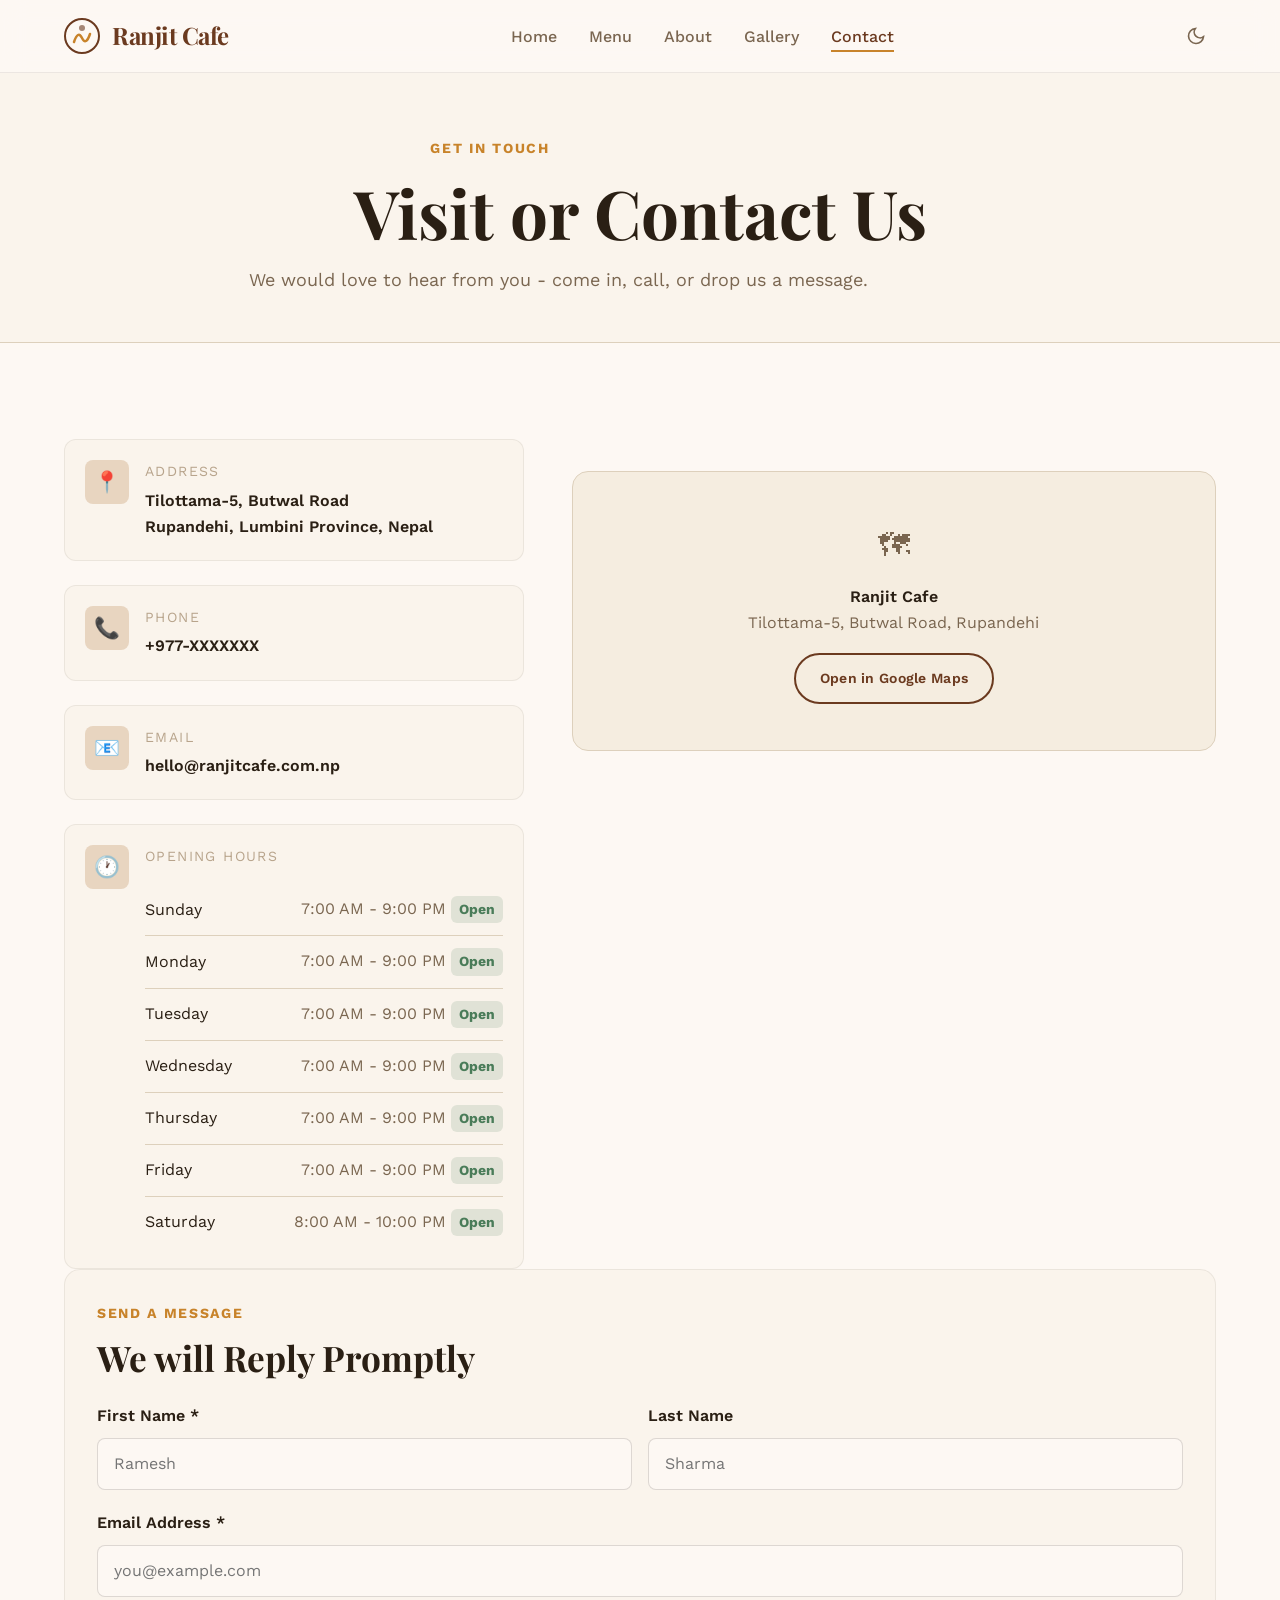
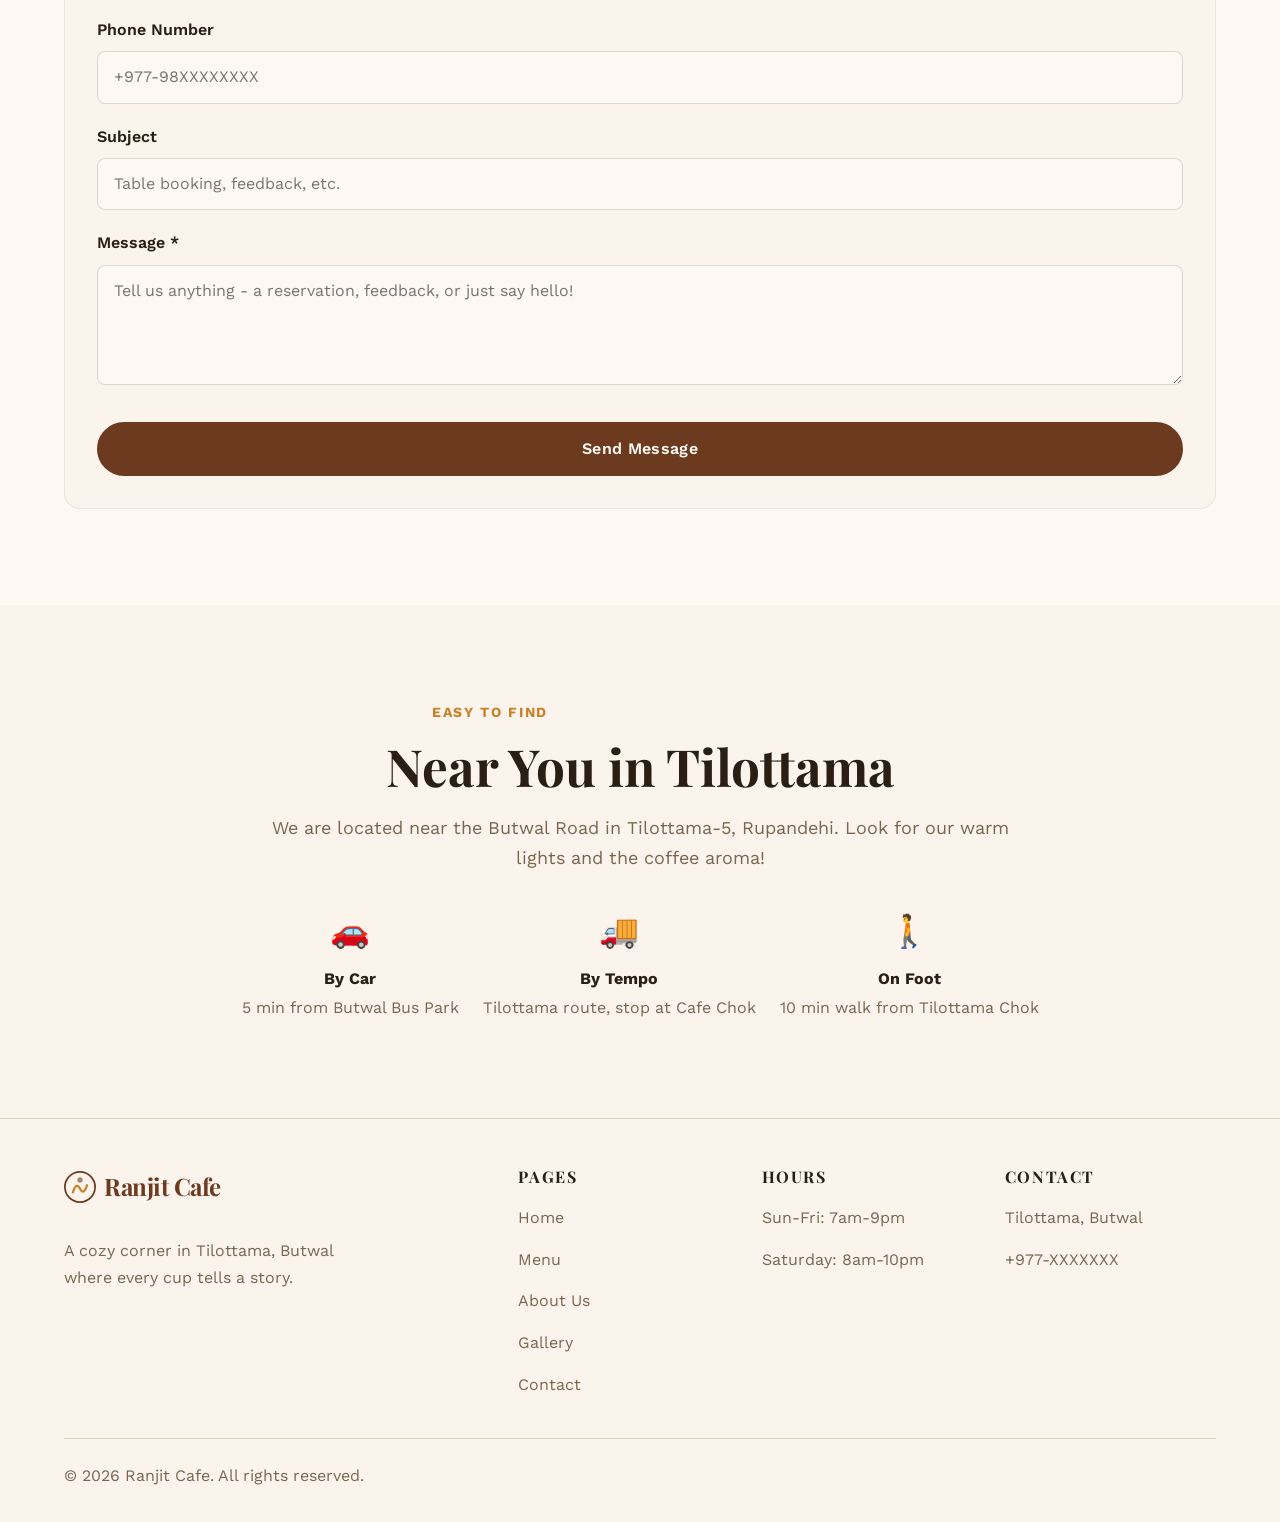
<file: contact.html>
<!DOCTYPE html>
<html lang="en" data-theme="light">
<head>
  <meta charset="UTF-8">
  <meta name="viewport" content="width=device-width, initial-scale=1.0">
  <title>Contact | Ranjit Cafe</title>
  <link rel="preconnect" href="https://fonts.googleapis.com">
  <link rel="preconnect" href="https://fonts.gstatic.com" crossorigin>
  <link href="https://fonts.googleapis.com/css2?family=Playfair+Display:ital,wght@0,400;0,600;0,700;1,400&family=Work+Sans:wght@300..700&display=swap" rel="stylesheet">
  <link rel="stylesheet" href="css/style.css">
</head>
<body>
<nav class="navbar" id="navbar">
  <div class="container--wide">
    <div class="navbar__inner">
      <a href="index.html" class="navbar__logo"><svg width="36" height="36" viewBox="0 0 36 36" fill="none"><circle cx="18" cy="18" r="17" stroke="var(--color-primary)" stroke-width="2"/><path d="M10 24 Q14 12 18 20 Q22 28 26 16" stroke="var(--color-accent)" stroke-width="2.5" fill="none" stroke-linecap="round"/><circle cx="18" cy="10" r="3" fill="var(--color-primary)" opacity="0.6"/></svg><span class="navbar__logo-text">Ranjit Cafe</span></a>
      <ul class="navbar__links" role="list"><li><a href="index.html">Home</a></li><li><a href="menu.html">Menu</a></li><li><a href="about.html">About</a></li><li><a href="gallery.html">Gallery</a></li><li><a href="contact.html" class="active">Contact</a></li></ul>
      <div class="navbar__actions"><button class="theme-toggle" data-theme-toggle aria-label="Switch theme"><svg width="20" height="20" viewBox="0 0 24 24" fill="none" stroke="currentColor" stroke-width="2"><path d="M21 12.79A9 9 0 1 1 11.21 3 7 7 0 0 0 21 12.79z"/></svg></button><button class="hamburger" id="hamburger" aria-label="Open menu" aria-expanded="false"><span></span><span></span><span></span></button></div>
    </div>
  </div>
  <div class="mobile-menu" id="mobileMenu"><ul role="list"><li><a href="index.html">Home</a></li><li><a href="menu.html">Menu</a></li><li><a href="about.html">About</a></li><li><a href="gallery.html">Gallery</a></li><li><a href="contact.html">Contact</a></li></ul></div>
</nav>

<section class="page-hero">
  <div class="container">
    <p class="section__eyebrow">Get In Touch</p>
    <h1 class="page-hero__title">Visit or Contact Us</h1>
    <p class="page-hero__sub">We would love to hear from you - come in, call, or drop us a message.</p>
  </div>
</section>

<section class="section">
  <div class="container--wide">
    <div class="contact-grid">
      <div class="contact-info">
        <div class="contact-card"><div class="contact-card__icon">&#128205;</div><div><div class="contact-card__label">Address</div><div class="contact-card__value">Tilottama-5, Butwal Road<br>Rupandehi, Lumbini Province, Nepal</div></div></div>
        <div class="contact-card"><div class="contact-card__icon">&#128222;</div><div><div class="contact-card__label">Phone</div><div class="contact-card__value"><a href="tel:+977-XXXXXXX">+977-XXXXXXX</a></div></div></div>
        <div class="contact-card"><div class="contact-card__icon">&#128231;</div><div><div class="contact-card__label">Email</div><div class="contact-card__value"><a href="mailto:hello@ranjitcafe.com.np">hello@ranjitcafe.com.np</a></div></div></div>
        <div class="contact-card"><div class="contact-card__icon">&#128336;</div><div style="flex:1"><div class="contact-card__label">Opening Hours</div><table class="hours-table"><tr><td>Sunday</td><td>7:00 AM - 9:00 PM <span class="open-badge">Open</span></td></tr><tr><td>Monday</td><td>7:00 AM - 9:00 PM <span class="open-badge">Open</span></td></tr><tr><td>Tuesday</td><td>7:00 AM - 9:00 PM <span class="open-badge">Open</span></td></tr><tr><td>Wednesday</td><td>7:00 AM - 9:00 PM <span class="open-badge">Open</span></td></tr><tr><td>Thursday</td><td>7:00 AM - 9:00 PM <span class="open-badge">Open</span></td></tr><tr><td>Friday</td><td>7:00 AM - 9:00 PM <span class="open-badge">Open</span></td></tr><tr><td>Saturday</td><td>8:00 AM - 10:00 PM <span class="open-badge">Open</span></td></tr></table></div></div></div>
        <div class="map-placeholder"><div style="text-align:center;"><div style="font-size:2rem;margin-bottom:var(--space-3)">&#128506;</div><p style="font-weight:600;color:var(--color-text)">Ranjit Cafe</p><p>Tilottama-5, Butwal Road, Rupandehi</p><a href="https://maps.google.com/?q=Tilottama,Rupandehi,Nepal" target="_blank" rel="noopener" class="btn btn--outline" style="margin-top:var(--space-4);font-size:var(--text-xs)">Open in Google Maps</a></div></div>
      </div>
      <div class="contact-form">
        <p class="section__eyebrow">Send a Message</p>
        <h3>We will Reply Promptly</h3>
        <form id="contactForm" novalidate>
          <div class="form-row">
            <div class="form-group"><label for="firstName">First Name *</label><input type="text" id="firstName" name="firstName" placeholder="Ramesh" required></div>
            <div class="form-group"><label for="lastName">Last Name</label><input type="text" id="lastName" name="lastName" placeholder="Sharma"></div>
          </div>
          <div class="form-group"><label for="email">Email Address *</label><input type="email" id="email" name="email" placeholder="you@example.com" required></div>
          <div class="form-group"><label for="phone">Phone Number</label><input type="tel" id="phone" name="phone" placeholder="+977-98XXXXXXXX"></div>
          <div class="form-group"><label for="subject">Subject</label><input type="text" id="subject" name="subject" placeholder="Table booking, feedback, etc."></div>
          <div class="form-group"><label for="message">Message *</label><textarea id="message" name="message" placeholder="Tell us anything - a reservation, feedback, or just say hello!" required></textarea></div>
          <button type="submit" class="btn btn--primary" style="width:100%;justify-content:center;margin-top:var(--space-2)">Send Message</button>
          <div id="formSuccess" style="display:none;margin-top:var(--space-4);padding:var(--space-4);background:oklch(from var(--color-green) l c h / 0.12);color:var(--color-green);border-radius:var(--radius-md);font-size:var(--text-sm);font-weight:600;text-align:center;">Thank you! We will get back to you soon.</div>
        </form>
      </div>
    </div>
  </div>
</section>

<section class="section section--alt">
  <div class="container" style="text-align:center;">
    <p class="section__eyebrow">Easy to Find</p>
    <h2 class="section__title">Near You in Tilottama</h2>
    <p class="section__subtitle" style="margin:0 auto var(--space-8)">We are located near the Butwal Road in Tilottama-5, Rupandehi. Look for our warm lights and the coffee aroma!</p>
    <div style="display:flex;gap:var(--space-6);justify-content:center;flex-wrap:wrap;">
      <div style="text-align:center;"><div style="font-size:2rem;margin-bottom:var(--space-2)">&#128663;</div><strong style="display:block;font-size:var(--text-sm)">By Car</strong><span style="font-size:var(--text-sm);color:var(--color-text-muted)">5 min from Butwal Bus Park</span></div>
      <div style="text-align:center;"><div style="font-size:2rem;margin-bottom:var(--space-2)">&#128666;</div><strong style="display:block;font-size:var(--text-sm)">By Tempo</strong><span style="font-size:var(--text-sm);color:var(--color-text-muted)">Tilottama route, stop at Cafe Chok</span></div>
      <div style="text-align:center;"><div style="font-size:2rem;margin-bottom:var(--space-2)">&#128694;</div><strong style="display:block;font-size:var(--text-sm)">On Foot</strong><span style="font-size:var(--text-sm);color:var(--color-text-muted)">10 min walk from Tilottama Chok</span></div>
    </div>
  </div>
</section>

<footer class="footer">
  <div class="container--wide">
    <div class="footer__grid">
      <div class="footer__brand"><a href="index.html" style="display:inline-flex;gap:var(--space-2);align-items:center;margin-bottom:var(--space-4);"><svg width="32" height="32" viewBox="0 0 36 36" fill="none"><circle cx="18" cy="18" r="17" stroke="var(--color-primary)" stroke-width="2"/><path d="M10 24 Q14 12 18 20 Q22 28 26 16" stroke="var(--color-accent)" stroke-width="2.5" fill="none" stroke-linecap="round"/><circle cx="18" cy="10" r="3" fill="var(--color-primary)" opacity="0.6"/></svg><span class="navbar__logo-text">Ranjit Cafe</span></a><p>A cozy corner in Tilottama, Butwal where every cup tells a story.</p></div>
      <div class="footer__col"><h4>Pages</h4><ul role="list"><li><a href="index.html">Home</a></li><li><a href="menu.html">Menu</a></li><li><a href="about.html">About Us</a></li><li><a href="gallery.html">Gallery</a></li><li><a href="contact.html">Contact</a></li></ul></div>
      <div class="footer__col"><h4>Hours</h4><ul role="list"><li><a>Sun-Fri: 7am-9pm</a></li><li><a>Saturday: 8am-10pm</a></li></ul></div>
      <div class="footer__col"><h4>Contact</h4><ul role="list"><li><a href="contact.html">Tilottama, Butwal</a></li><li><a href="tel:+977-XXXXXXX">+977-XXXXXXX</a></li></ul></div>
    </div>
    <div class="footer__bottom"><p class="footer__copy">&copy; 2026 Ranjit Cafe. All rights reserved.</p></div>
  </div>
</footer>
<script src="js/main.js"></script>
<script src="js/contact.js"></script>
</body>
</html>
</file>
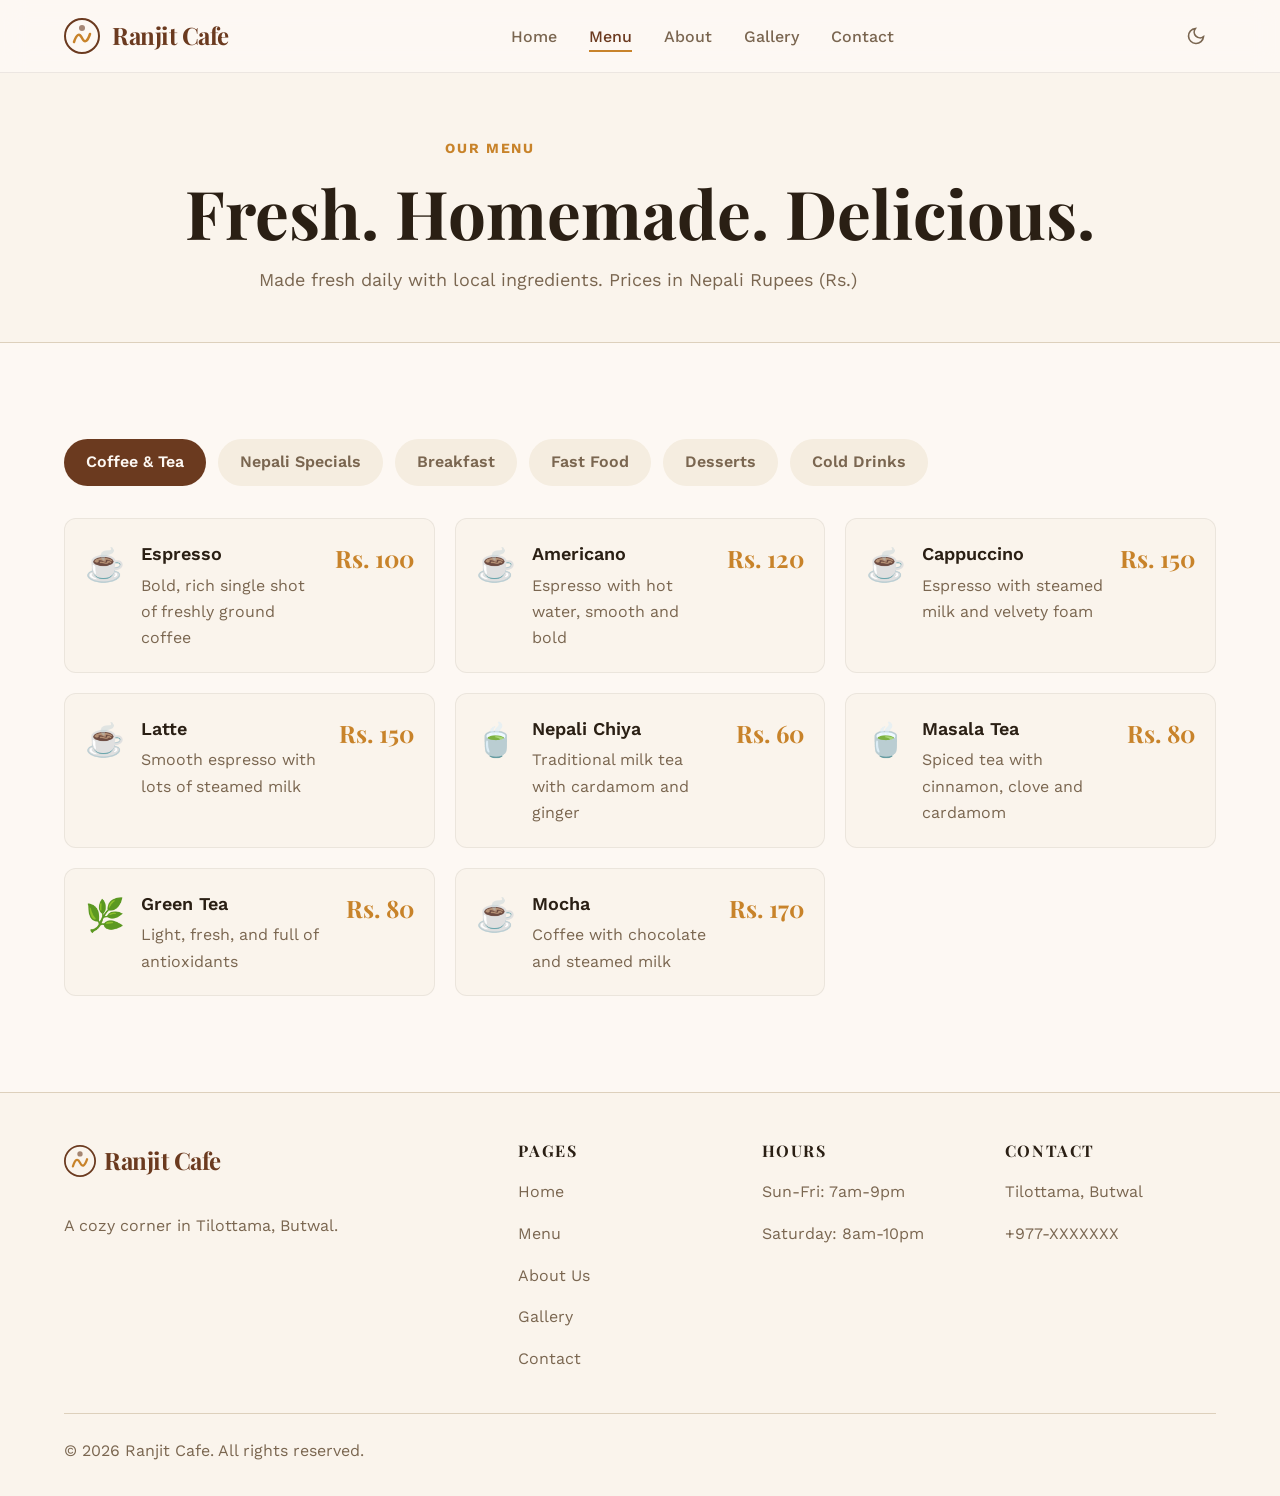
<file: menu.html>
<!DOCTYPE html>
<html lang="en" data-theme="light">
<head>
  <meta charset="UTF-8">
  <meta name="viewport" content="width=device-width, initial-scale=1.0">
  <title>Menu | Ranjit Cafe</title>
  <link rel="preconnect" href="https://fonts.googleapis.com">
  <link rel="preconnect" href="https://fonts.gstatic.com" crossorigin>
  <link href="https://fonts.googleapis.com/css2?family=Playfair+Display:ital,wght@0,400;0,600;0,700;1,400&family=Work+Sans:wght@300..700&display=swap" rel="stylesheet">
  <link rel="stylesheet" href="css/style.css">
</head>
<body>
<nav class="navbar" id="navbar">
  <div class="container--wide">
    <div class="navbar__inner">
      <a href="index.html" class="navbar__logo"><svg width="36" height="36" viewBox="0 0 36 36" fill="none"><circle cx="18" cy="18" r="17" stroke="var(--color-primary)" stroke-width="2"/><path d="M10 24 Q14 12 18 20 Q22 28 26 16" stroke="var(--color-accent)" stroke-width="2.5" fill="none" stroke-linecap="round"/><circle cx="18" cy="10" r="3" fill="var(--color-primary)" opacity="0.6"/></svg><span class="navbar__logo-text">Ranjit Cafe</span></a>
      <ul class="navbar__links" role="list"><li><a href="index.html">Home</a></li><li><a href="menu.html" class="active">Menu</a></li><li><a href="about.html">About</a></li><li><a href="gallery.html">Gallery</a></li><li><a href="contact.html">Contact</a></li></ul>
      <div class="navbar__actions"><button class="theme-toggle" data-theme-toggle aria-label="Switch theme"><svg width="20" height="20" viewBox="0 0 24 24" fill="none" stroke="currentColor" stroke-width="2"><path d="M21 12.79A9 9 0 1 1 11.21 3 7 7 0 0 0 21 12.79z"/></svg></button><button class="hamburger" id="hamburger" aria-label="Open menu" aria-expanded="false"><span></span><span></span><span></span></button></div>
    </div>
  </div>
  <div class="mobile-menu" id="mobileMenu"><ul role="list"><li><a href="index.html">Home</a></li><li><a href="menu.html">Menu</a></li><li><a href="about.html">About</a></li><li><a href="gallery.html">Gallery</a></li><li><a href="contact.html">Contact</a></li></ul></div>
</nav>

<section class="page-hero">
  <div class="container">
    <p class="section__eyebrow">Our Menu</p>
    <h1 class="page-hero__title">Fresh. Homemade. Delicious.</h1>
    <p class="page-hero__sub">Made fresh daily with local ingredients. Prices in Nepali Rupees (Rs.)</p>
  </div>
</section>

<section class="section">
  <div class="container--wide">
    <div class="menu-tabs" role="tablist">
      <button class="menu-tab active" role="tab" data-tab="coffee">Coffee &amp; Tea</button>
      <button class="menu-tab" role="tab" data-tab="nepali">Nepali Specials</button>
      <button class="menu-tab" role="tab" data-tab="breakfast">Breakfast</button>
      <button class="menu-tab" role="tab" data-tab="fastfood">Fast Food</button>
      <button class="menu-tab" role="tab" data-tab="desserts">Desserts</button>
      <button class="menu-tab" role="tab" data-tab="drinks">Cold Drinks</button>
    </div>
    <div class="menu-section active" id="tab-coffee">
      <div class="menu-item"><div class="menu-item__icon">&#9749;</div><div class="menu-item__info"><div class="menu-item__name">Espresso</div><div class="menu-item__desc">Bold, rich single shot of freshly ground coffee</div></div><div class="menu-item__price">Rs. 100</div></div>
      <div class="menu-item"><div class="menu-item__icon">&#9749;</div><div class="menu-item__info"><div class="menu-item__name">Americano</div><div class="menu-item__desc">Espresso with hot water, smooth and bold</div></div><div class="menu-item__price">Rs. 120</div></div>
      <div class="menu-item"><div class="menu-item__icon">&#9749;</div><div class="menu-item__info"><div class="menu-item__name">Cappuccino</div><div class="menu-item__desc">Espresso with steamed milk and velvety foam</div></div><div class="menu-item__price">Rs. 150</div></div>
      <div class="menu-item"><div class="menu-item__icon">&#9749;</div><div class="menu-item__info"><div class="menu-item__name">Latte</div><div class="menu-item__desc">Smooth espresso with lots of steamed milk</div></div><div class="menu-item__price">Rs. 150</div></div>
      <div class="menu-item"><div class="menu-item__icon">&#127861;</div><div class="menu-item__info"><div class="menu-item__name">Nepali Chiya</div><div class="menu-item__desc">Traditional milk tea with cardamom and ginger</div></div><div class="menu-item__price">Rs. 60</div></div>
      <div class="menu-item"><div class="menu-item__icon">&#127861;</div><div class="menu-item__info"><div class="menu-item__name">Masala Tea</div><div class="menu-item__desc">Spiced tea with cinnamon, clove and cardamom</div></div><div class="menu-item__price">Rs. 80</div></div>
      <div class="menu-item"><div class="menu-item__icon">&#127807;</div><div class="menu-item__info"><div class="menu-item__name">Green Tea</div><div class="menu-item__desc">Light, fresh, and full of antioxidants</div></div><div class="menu-item__price">Rs. 80</div></div>
      <div class="menu-item"><div class="menu-item__icon">&#9749;</div><div class="menu-item__info"><div class="menu-item__name">Mocha</div><div class="menu-item__desc">Coffee with chocolate and steamed milk</div></div><div class="menu-item__price">Rs. 170</div></div>
    </div>
    <div class="menu-section" id="tab-nepali">
      <div class="menu-item"><div class="menu-item__icon">&#129826;</div><div class="menu-item__info"><div class="menu-item__name">Chicken Steam Momo (10 pcs)</div><div class="menu-item__desc">Juicy chicken-filled dumplings, steamed fresh</div></div><div class="menu-item__price">Rs. 200</div></div>
      <div class="menu-item"><div class="menu-item__icon">&#129826;</div><div class="menu-item__info"><div class="menu-item__name">Veg Steam Momo (10 pcs)</div><div class="menu-item__desc">Mixed veggie filling with homemade chutney</div></div><div class="menu-item__price">Rs. 150</div></div>
      <div class="menu-item"><div class="menu-item__icon">&#128293;</div><div class="menu-item__info"><div class="menu-item__name">Chicken Fried Momo</div><div class="menu-item__desc">Crispy pan-fried momos with spicy sauce</div></div><div class="menu-item__price">Rs. 220</div></div>
      <div class="menu-item"><div class="menu-item__icon">&#127836;</div><div class="menu-item__info"><div class="menu-item__name">Thukpa</div><div class="menu-item__desc">Hearty Himalayan noodle soup with vegetables</div></div><div class="menu-item__price">Rs. 200</div></div>
      <div class="menu-item"><div class="menu-item__icon">&#127798;</div><div class="menu-item__info"><div class="menu-item__name">Chicken Chowmein</div><div class="menu-item__desc">Stir-fried noodles with chicken and vegetables</div></div><div class="menu-item__price">Rs. 220</div></div>
      <div class="menu-item"><div class="menu-item__icon">&#127834;</div><div class="menu-item__info"><div class="menu-item__name">Dal Bhat Tarkari</div><div class="menu-item__desc">Traditional Nepali set meal with rice, lentils, veggies</div></div><div class="menu-item__price">Rs. 300</div></div>
    </div>
    <div class="menu-section" id="tab-breakfast">
      <div class="menu-item"><div class="menu-item__icon">&#129859;</div><div class="menu-item__info"><div class="menu-item__name">Full Nepali Breakfast</div><div class="menu-item__desc">Roti, egg, bhatmas sadeko, pickle, and chiya</div></div><div class="menu-item__price">Rs. 250</div></div>
      <div class="menu-item"><div class="menu-item__icon">&#129370;</div><div class="menu-item__info"><div class="menu-item__name">Egg Toast</div><div class="menu-item__desc">Buttered toast with fried or scrambled eggs</div></div><div class="menu-item__price">Rs. 120</div></div>
      <div class="menu-item"><div class="menu-item__icon">&#129356;</div><div class="menu-item__info"><div class="menu-item__name">Pancakes (3 pcs)</div><div class="menu-item__desc">Fluffy pancakes with honey and butter</div></div><div class="menu-item__price">Rs. 200</div></div>
      <div class="menu-item"><div class="menu-item__icon">&#129363;</div><div class="menu-item__info"><div class="menu-item__name">Puri Tarkari</div><div class="menu-item__desc">Fried bread with spiced potato sabzi</div></div><div class="menu-item__price">Rs. 160</div></div>
      <div class="menu-item"><div class="menu-item__icon">&#129379;</div><div class="menu-item__info"><div class="menu-item__name">Oatmeal Bowl</div><div class="menu-item__desc">Warm oats with banana, honey and nuts</div></div><div class="menu-item__price">Rs. 180</div></div>
    </div>
    <div class="menu-section" id="tab-fastfood">
      <div class="menu-item"><div class="menu-item__icon">&#127828;</div><div class="menu-item__info"><div class="menu-item__name">Chicken Burger</div><div class="menu-item__desc">Crispy fried chicken with lettuce and special sauce</div></div><div class="menu-item__price">Rs. 280</div></div>
      <div class="menu-item"><div class="menu-item__icon">&#127829;</div><div class="menu-item__info"><div class="menu-item__name">Veg Pizza (6")</div><div class="menu-item__desc">Thin crust pizza with fresh veggies and cheese</div></div><div class="menu-item__price">Rs. 350</div></div>
      <div class="menu-item"><div class="menu-item__icon">&#127790;</div><div class="menu-item__info"><div class="menu-item__name">Club Sandwich</div><div class="menu-item__desc">Triple-decker with egg, chicken, veggies and mayo</div></div><div class="menu-item__price">Rs. 220</div></div>
      <div class="menu-item"><div class="menu-item__icon">&#127839;</div><div class="menu-item__info"><div class="menu-item__name">French Fries</div><div class="menu-item__desc">Crispy golden fries with ketchup and seasoning</div></div><div class="menu-item__price">Rs. 120</div></div>
      <div class="menu-item"><div class="menu-item__icon">&#129364;</div><div class="menu-item__info"><div class="menu-item__name">Chicken Roll</div><div class="menu-item__desc">Spiced chicken wrapped in soft paratha</div></div><div class="menu-item__price">Rs. 180</div></div>
    </div>
    <div class="menu-section" id="tab-desserts">
      <div class="menu-item"><div class="menu-item__icon">&#127856;</div><div class="menu-item__info"><div class="menu-item__name">Chocolate Brownie</div><div class="menu-item__desc">Warm, fudgy brownie with vanilla ice cream</div></div><div class="menu-item__price">Rs. 200</div></div>
      <div class="menu-item"><div class="menu-item__icon">&#129473;</div><div class="menu-item__info"><div class="menu-item__name">Cupcake</div><div class="menu-item__desc">Freshly baked daily - chocolate or vanilla</div></div><div class="menu-item__price">Rs. 100</div></div>
      <div class="menu-item"><div class="menu-item__icon">&#129518;</div><div class="menu-item__info"><div class="menu-item__name">Caramel Custard</div><div class="menu-item__desc">Silky smooth custard with rich caramel sauce</div></div><div class="menu-item__price">Rs. 160</div></div>
      <div class="menu-item"><div class="menu-item__icon">&#127848;</div><div class="menu-item__info"><div class="menu-item__name">Ice Cream (2 scoops)</div><div class="menu-item__desc">Vanilla, chocolate or strawberry</div></div><div class="menu-item__price">Rs. 120</div></div>
    </div>
    <div class="menu-section" id="tab-drinks">
      <div class="menu-item"><div class="menu-item__icon">&#129380;</div><div class="menu-item__info"><div class="menu-item__name">Cold Coffee</div><div class="menu-item__desc">Iced blended coffee with milk and cream</div></div><div class="menu-item__price">Rs. 180</div></div>
      <div class="menu-item"><div class="menu-item__icon">&#129381;</div><div class="menu-item__info"><div class="menu-item__name">Fresh Juice</div><div class="menu-item__desc">Seasonal fruits - mango, orange or mixed</div></div><div class="menu-item__price">Rs. 150</div></div>
      <div class="menu-item"><div class="menu-item__icon">&#129371;</div><div class="menu-item__info"><div class="menu-item__name">Lassi</div><div class="menu-item__desc">Thick creamy yogurt drink - sweet or salty</div></div><div class="menu-item__price">Rs. 120</div></div>
      <div class="menu-item"><div class="menu-item__icon">&#129483;</div><div class="menu-item__info"><div class="menu-item__name">Lemon Mint Cooler</div><div class="menu-item__desc">Fresh lemon, mint, and a hint of honey</div></div><div class="menu-item__price">Rs. 130</div></div>
      <div class="menu-item"><div class="menu-item__icon">&#129695;</div><div class="menu-item__info"><div class="menu-item__name">Soft Drink (can)</div><div class="menu-item__desc">Coke, Sprite, Fanta</div></div><div class="menu-item__price">Rs. 80</div></div>
    </div>
  </div>
</section>

<footer class="footer">
  <div class="container--wide">
    <div class="footer__grid">
      <div class="footer__brand"><a href="index.html" style="display:inline-flex;gap:var(--space-2);align-items:center;margin-bottom:var(--space-4);"><svg width="32" height="32" viewBox="0 0 36 36" fill="none"><circle cx="18" cy="18" r="17" stroke="var(--color-primary)" stroke-width="2"/><path d="M10 24 Q14 12 18 20 Q22 28 26 16" stroke="var(--color-accent)" stroke-width="2.5" fill="none" stroke-linecap="round"/><circle cx="18" cy="10" r="3" fill="var(--color-primary)" opacity="0.6"/></svg><span class="navbar__logo-text">Ranjit Cafe</span></a><p>A cozy corner in Tilottama, Butwal.</p></div>
      <div class="footer__col"><h4>Pages</h4><ul role="list"><li><a href="index.html">Home</a></li><li><a href="menu.html">Menu</a></li><li><a href="about.html">About Us</a></li><li><a href="gallery.html">Gallery</a></li><li><a href="contact.html">Contact</a></li></ul></div>
      <div class="footer__col"><h4>Hours</h4><ul role="list"><li><a>Sun-Fri: 7am-9pm</a></li><li><a>Saturday: 8am-10pm</a></li></ul></div>
      <div class="footer__col"><h4>Contact</h4><ul role="list"><li><a href="contact.html">Tilottama, Butwal</a></li><li><a href="tel:+977-XXXXXXX">+977-XXXXXXX</a></li></ul></div>
    </div>
    <div class="footer__bottom"><p class="footer__copy">&copy; 2026 Ranjit Cafe. All rights reserved.</p></div>
  </div>
</footer>
<script src="js/main.js"></script>
<script src="js/menu.js"></script>
</body>
</html>
</file>
<file: css/style.css>
/* Main Stylesheet */
/* =============================================
   Art direction: Warm Nepali cafe → cozy, earthy
   Palette: warm browns, cream, deep coffee accent
   Typography: Playfair Display (display) + Work Sans (body)
   Density: balanced/spacious
   ============================================= */

:root, [data-theme="light"] {
  --color-bg:             #fdf8f3;
  --color-surface:        #faf4ec;
  --color-surface-2:      #f5ede0;
  --color-surface-offset: #ede2d0;
  --color-divider:        #ddd0bc;
  --color-border:         #cfc0a8;
  --color-text:           #2a1f14;
  --color-text-muted:     #7a6650;
  --color-text-faint:     #b8a48c;
  --color-text-inverse:   #fdf8f3;
  --color-primary:        #6b3a1f;
  --color-primary-hover:  #4e2a14;
  --color-primary-active: #36190c;
  --color-primary-highlight: #e8d5c0;
  --color-accent:         #c8832a;
  --color-accent-hover:   #a96820;
  --color-green:          #4a7c59;

  --text-xs:   clamp(0.75rem,  0.7rem  + 0.25vw, 0.875rem);
  --text-sm:   clamp(0.875rem, 0.8rem  + 0.35vw, 1rem);
  --text-base: clamp(1rem,     0.95rem + 0.25vw, 1.125rem);
  --text-lg:   clamp(1.125rem, 1rem    + 0.75vw, 1.5rem);
  --text-xl:   clamp(1.5rem,   1.2rem  + 1.25vw, 2.25rem);
  --text-2xl:  clamp(2rem,     1.2rem  + 2.5vw,  3.5rem);
  --text-3xl:  clamp(2.5rem,   1rem    + 4vw,    5rem);
  --text-hero: clamp(3rem,     0.5rem  + 7vw,    7rem);

  --space-1:  0.25rem;
  --space-2:  0.5rem;
  --space-3:  0.75rem;
  --space-4:  1rem;
  --space-5:  1.25rem;
  --space-6:  1.5rem;
  --space-8:  2rem;
  --space-10: 2.5rem;
  --space-12: 3rem;
  --space-16: 4rem;
  --space-20: 5rem;
  --space-24: 6rem;

  --radius-sm: 0.375rem;
  --radius-md: 0.5rem;
  --radius-lg: 0.75rem;
  --radius-xl: 1rem;
  --radius-full: 9999px;

  --shadow-sm: 0 1px 3px rgba(42,31,20,0.08);
  --shadow-md: 0 4px 14px rgba(42,31,20,0.12);
  --shadow-lg: 0 12px 36px rgba(42,31,20,0.16);

  --transition: 180ms cubic-bezier(0.16, 1, 0.3, 1);
  --content-narrow: 640px;
  --content-default: 960px;
  --content-wide: 1200px;
  --font-display: 'Playfair Display', Georgia, serif;
  --font-body: 'Work Sans', 'Helvetica Neue', sans-serif;
}

[data-theme="dark"] {
  --color-bg:             #1a120a;
  --color-surface:        #201710;
  --color-surface-2:      #261d14;
  --color-surface-offset: #2e2318;
  --color-divider:        #3a2e22;
  --color-border:         #4a3c2e;
  --color-text:           #f0e6d8;
  --color-text-muted:     #a89278;
  --color-text-faint:     #6e5a46;
  --color-text-inverse:   #1a120a;
  --color-primary:        #e8a870;
  --color-primary-hover:  #d4925a;
  --color-primary-active: #c07a40;
  --color-primary-highlight: #3a2818;
  --color-accent:         #f0b060;
  --color-accent-hover:   #e09848;
  --color-green:          #6aaa7a;
  --shadow-sm: 0 1px 3px rgba(0,0,0,0.3);
  --shadow-md: 0 4px 14px rgba(0,0,0,0.4);
  --shadow-lg: 0 12px 36px rgba(0,0,0,0.5);
}

@media (prefers-color-scheme: dark) {
  :root:not([data-theme]) {
    --color-bg: #1a120a; --color-surface: #201710; --color-surface-2: #261d14;
    --color-surface-offset: #2e2318; --color-divider: #3a2e22; --color-border: #4a3c2e;
    --color-text: #f0e6d8; --color-text-muted: #a89278; --color-text-faint: #6e5a46;
    --color-text-inverse: #1a120a; --color-primary: #e8a870; --color-primary-hover: #d4925a;
    --color-primary-active: #c07a40; --color-primary-highlight: #3a2818;
    --color-accent: #f0b060; --color-accent-hover: #e09848; --color-green: #6aaa7a;
    --shadow-sm: 0 1px 3px rgba(0,0,0,0.3); --shadow-md: 0 4px 14px rgba(0,0,0,0.4);
    --shadow-lg: 0 12px 36px rgba(0,0,0,0.5);
  }
}

*, *::before, *::after { box-sizing: border-box; margin: 0; padding: 0; }
html { scroll-behavior: smooth; scroll-padding-top: 80px; -webkit-font-smoothing: antialiased; hanging-punctuation: first last; }
body { min-height: 100dvh; line-height: 1.65; font-family: var(--font-body); font-size: var(--text-base); color: var(--color-text); background: var(--color-bg); }
img, picture, video { display: block; max-width: 100%; height: auto; }
ul[role="list"], ol[role="list"] { list-style: none; }
input, button, textarea, select { font: inherit; color: inherit; }
h1,h2,h3,h4,h5,h6 { text-wrap: balance; line-height: 1.2; font-family: var(--font-display); }
p, li { text-wrap: pretty; max-width: 68ch; }
button { cursor: pointer; background: none; border: none; }
a { color: inherit; text-decoration: none; transition: color var(--transition); }
::selection { background: rgba(200,131,42,0.25); color: var(--color-text); }
:focus-visible { outline: 2px solid var(--color-accent); outline-offset: 3px; border-radius: var(--radius-sm); }
@media (prefers-reduced-motion: reduce) { *, *::before, *::after { animation-duration: 0.01ms !important; transition-duration: 0.01ms !important; } }
.sr-only { position: absolute; width: 1px; height: 1px; padding: 0; margin: -1px; overflow: hidden; clip: rect(0,0,0,0); white-space: nowrap; border-width: 0; }

/* ---- CONTAINER ---- */
.container { max-width: var(--content-default); margin-inline: auto; padding-inline: var(--space-6); }
.container--wide { max-width: var(--content-wide); margin-inline: auto; padding-inline: var(--space-6); }

/* ---- NAVBAR ---- */
.navbar {
  position: sticky; top: 0; z-index: 100;
  background: rgba(253,248,243,0.92);
  backdrop-filter: blur(12px);
  border-bottom: 1px solid rgba(42,31,20,0.08);
  padding: var(--space-4) 0;
  transition: background var(--transition), box-shadow var(--transition);
}
.navbar.scrolled { box-shadow: var(--shadow-md); }
.navbar__inner { display: flex; align-items: center; justify-content: space-between; gap: var(--space-8); }
.navbar__logo { display: flex; align-items: center; gap: var(--space-3); flex-shrink: 0; }
.navbar__logo-text { font-family: var(--font-display); font-size: var(--text-lg); font-weight: 700; color: var(--color-primary); letter-spacing: -0.02em; }
.navbar__links { display: flex; align-items: center; gap: var(--space-8); list-style: none; }
.navbar__links a { font-size: var(--text-sm); font-weight: 500; color: var(--color-text-muted); transition: color var(--transition); padding: var(--space-1) 0; border-bottom: 2px solid transparent; }
.navbar__links a:hover, .navbar__links a.active { color: var(--color-primary); border-bottom-color: var(--color-accent); }
.navbar__actions { display: flex; align-items: center; gap: var(--space-3); }
.theme-toggle { width: 40px; height: 40px; display: flex; align-items: center; justify-content: center; border-radius: var(--radius-full); color: var(--color-text-muted); transition: background var(--transition), color var(--transition); }
.theme-toggle:hover { background: var(--color-surface-2); color: var(--color-primary); }
.hamburger { display: none; flex-direction: column; gap: 5px; width: 40px; height: 40px; align-items: center; justify-content: center; border-radius: var(--radius-md); }
.hamburger span { display: block; width: 22px; height: 2px; background: var(--color-text); border-radius: 2px; transition: transform var(--transition), opacity var(--transition); }
.hamburger.open span:nth-child(1) { transform: translateY(7px) rotate(45deg); }
.hamburger.open span:nth-child(2) { opacity: 0; }
.hamburger.open span:nth-child(3) { transform: translateY(-7px) rotate(-45deg); }
.mobile-menu { display: none; background: var(--color-surface); border-top: 1px solid var(--color-divider); }
.mobile-menu.open { display: block; }
.mobile-menu ul { list-style: none; padding: var(--space-4) var(--space-6); display: flex; flex-direction: column; gap: var(--space-1); }
.mobile-menu a { display: block; padding: var(--space-3) 0; font-size: var(--text-base); font-weight: 500; color: var(--color-text-muted); border-bottom: 1px solid var(--color-divider); transition: color var(--transition); }
.mobile-menu a:hover { color: var(--color-primary); }

/* ---- BUTTONS ---- */
.btn { display: inline-flex; align-items: center; gap: var(--space-2); padding: var(--space-3) var(--space-6); border-radius: var(--radius-full); font-size: var(--text-sm); font-weight: 600; letter-spacing: 0.02em; transition: background var(--transition), color var(--transition), transform var(--transition), box-shadow var(--transition); border: 2px solid transparent; }
.btn:active { transform: scale(0.97); }
.btn--primary { background: var(--color-primary); color: var(--color-text-inverse); border-color: var(--color-primary); }
.btn--primary:hover { background: var(--color-primary-hover); border-color: var(--color-primary-hover); box-shadow: var(--shadow-md); }
.btn--outline { background: transparent; color: var(--color-primary); border-color: var(--color-primary); }
.btn--outline:hover { background: var(--color-primary-highlight); }
.btn--accent { background: var(--color-accent); color: #fff; border-color: var(--color-accent); }
.btn--accent:hover { background: var(--color-accent-hover); box-shadow: var(--shadow-md); }

/* ---- SECTION ---- */
.section { padding-block: clamp(var(--space-12), 8vw, var(--space-24)); }
.section--alt { background: var(--color-surface); }
.section__header { text-align: center; max-width: 600px; margin-inline: auto; margin-bottom: var(--space-12); }
.section__eyebrow { font-size: var(--text-xs); font-weight: 700; letter-spacing: 0.12em; text-transform: uppercase; color: var(--color-accent); margin-bottom: var(--space-3); }
.section__title { font-size: var(--text-2xl); color: var(--color-text); margin-bottom: var(--space-4); }
.section__subtitle { font-size: var(--text-base); color: var(--color-text-muted); }

/* ---- HERO ---- */
.hero { min-height: 92vh; display: flex; align-items: center; position: relative; overflow: hidden; background: var(--color-surface); }
.hero__bg { position: absolute; inset: 0; background: radial-gradient(ellipse 80% 60% at 60% 50%, rgba(200,131,42,0.12) 0%, transparent 70%); pointer-events: none; }
.hero__content { position: relative; z-index: 1; max-width: 680px; }
.hero__eyebrow { display: inline-flex; align-items: center; gap: var(--space-2); font-size: var(--text-xs); font-weight: 700; letter-spacing: 0.12em; text-transform: uppercase; color: var(--color-accent); background: rgba(200,131,42,0.10); padding: var(--space-2) var(--space-4); border-radius: var(--radius-full); margin-bottom: var(--space-6); }
.hero__title { font-size: var(--text-hero); font-weight: 700; line-height: 1.05; color: var(--color-text); margin-bottom: var(--space-6); }
.hero__title span { color: var(--color-accent); }
.hero__subtitle { font-size: var(--text-lg); color: var(--color-text-muted); margin-bottom: var(--space-8); max-width: 52ch; }
.hero__actions { display: flex; flex-wrap: wrap; gap: var(--space-4); }
.hero__image { position: absolute; right: 0; top: 0; bottom: 0; width: 45%; object-fit: cover; }
.hero__stats { display: flex; gap: var(--space-8); margin-top: var(--space-12); padding-top: var(--space-8); border-top: 1px solid var(--color-divider); flex-wrap: wrap; }
.hero__stat-number { font-family: var(--font-display); font-size: var(--text-xl); font-weight: 700; color: var(--color-primary); display: block; }
.hero__stat-label { font-size: var(--text-xs); color: var(--color-text-muted); text-transform: uppercase; letter-spacing: 0.08em; }
/* ---- CARDS ---- */
.cards-grid {
  display: grid;
  grid-template-columns: repeat(auto-fill, minmax(min(280px, 100%), 1fr));
  gap: var(--space-6);
}
.card {
  background: var(--color-surface);
  border: 1px solid rgba(42,31,20,0.08);
  border-radius: var(--radius-xl);
  overflow: hidden;
  transition: transform var(--transition), box-shadow var(--transition);
}
.card:hover {
  transform: translateY(-4px);
  box-shadow: var(--shadow-lg);
}
.card__img {
  width: 100%;
  aspect-ratio: 4/3;
  object-fit: cover;
  background: var(--color-surface-2);
}
.card__body { padding: var(--space-6); }
.card__tag {
  font-size: var(--text-xs);
  font-weight: 700;
  text-transform: uppercase;
  letter-spacing: 0.1em;
  color: var(--color-accent);
  margin-bottom: var(--space-2);
}
.card__title {
  font-size: var(--text-lg);
  margin-bottom: var(--space-3);
}
.card__text {
  font-size: var(--text-sm);
  color: var(--color-text-muted);
}
.card__price {
  font-family: var(--font-display);
  font-size: var(--text-xl);
  font-weight: 700;
  color: var(--color-primary);
  margin-top: var(--space-4);
}

/* ---- MENU TABS ---- */
.menu-tabs {
  display: flex;
  gap: var(--space-3);
  flex-wrap: wrap;
  margin-bottom: var(--space-8);
}
.menu-tab {
  padding: var(--space-2) var(--space-5);
  border-radius: var(--radius-full);
  font-size: var(--text-sm);
  font-weight: 600;
  background: var(--color-surface-2);
  color: var(--color-text-muted);
  border: 2px solid transparent;
  transition: all var(--transition);
  cursor: pointer;
}
.menu-tab:hover {
  color: var(--color-primary);
  border-color: var(--color-primary-highlight);
}
.menu-tab.active {
  background: var(--color-primary);
  color: var(--color-text-inverse);
}
.menu-section { display: none; }
.menu-section.active {
  display: grid;
  grid-template-columns: repeat(auto-fill, minmax(min(300px, 100%), 1fr));
  gap: var(--space-5);
}
.menu-item {
  display: flex;
  gap: var(--space-4);
  align-items: flex-start;
  padding: var(--space-5);
  background: var(--color-surface);
  border-radius: var(--radius-lg);
  border: 1px solid rgba(42,31,20,0.07);
  transition: box-shadow var(--transition);
}
.menu-item:hover { box-shadow: var(--shadow-md); }
.menu-item__icon {
  font-size: 2rem;
  flex-shrink: 0;
}
.menu-item__info { flex: 1; }
.menu-item__name {
  font-size: var(--text-base);
  font-weight: 600;
  margin-bottom: var(--space-1);
}
.menu-item__desc {
  font-size: var(--text-sm);
  color: var(--color-text-muted);
}
.menu-item__price {
  font-family: var(--font-display);
  font-size: var(--text-lg);
  font-weight: 700;
  color: var(--color-accent);
  flex-shrink: 0;
}

/* ---- GALLERY ---- */
.gallery-grid {
  columns: 3 250px;
  column-gap: var(--space-4);
}
.gallery-item {
  break-inside: avoid;
  margin-bottom: var(--space-4);
  border-radius: var(--radius-lg);
  overflow: hidden;
  cursor: pointer;
  position: relative;
}
.gallery-item img {
  width: 100%;
  display: block;
  transition: transform 0.4s ease;
}
.gallery-item:hover img { transform: scale(1.04); }
.gallery-item__overlay {
  position: absolute;
  inset: 0;
  background: rgba(107,58,31,0);
  display: flex;
  align-items: center;
  justify-content: center;
  transition: background 0.3s ease;
}
.gallery-item:hover .gallery-item__overlay {
  background: rgba(107,58,31,0.4);
}
.gallery-item__overlay svg {
  color: #fff;
  opacity: 0;
  transform: scale(0.8);
  transition: opacity 0.3s, transform 0.3s;
}
.gallery-item:hover .gallery-item__overlay svg {
  opacity: 1;
  transform: scale(1);
}

/* ---- LIGHTBOX ---- */
.lightbox {
  display: none;
  position: fixed;
  inset: 0;
  z-index: 1000;
  background: rgba(0,0,0,0.9);
  align-items: center;
  justify-content: center;
  padding: var(--space-8);
}
.lightbox.open { display: flex; }
.lightbox__img {
  max-width: 90vw;
  max-height: 85vh;
  border-radius: var(--radius-lg);
  object-fit: contain;
}
.lightbox__close {
  position: absolute;
  top: var(--space-6);
  right: var(--space-6);
  color: #fff;
  width: 48px;
  height: 48px;
  display: flex;
  align-items: center;
  justify-content: center;
  border-radius: var(--radius-full);
  background: rgba(255,255,255,0.1);
  transition: background var(--transition);
}
.lightbox__close:hover {
  background: rgba(255,255,255,0.2);
}

/* ---- ABOUT ---- */
.about-grid {
  display: grid;
  grid-template-columns: 1fr 1fr;
  gap: var(--space-16);
  align-items: center;
}
.about-img-wrap { position: relative; }
.about-img {
  width: 100%;
  aspect-ratio: 4/5;
  object-fit: cover;
  border-radius: var(--radius-xl);
}
.about-badge {
  position: absolute;
  bottom: -var(--space-6);
  left: -var(--space-6);
  background: var(--color-primary);
  color: var(--color-text-inverse);
  padding: var(--space-6);
  border-radius: var(--radius-xl);
  text-align: center;
  box-shadow: var(--shadow-lg);
}
.about-badge-num {
  font-family: var(--font-display);
  font-size: var(--text-2xl);
  font-weight: 700;
  display: block;
  line-height: 1;
}
.about-badge-text {
  font-size: var(--text-xs);
  text-transform: uppercase;
  letter-spacing: 0.1em;
  opacity: 0.85;
}
.about-content h2 {
  font-size: var(--text-2xl);
  margin-bottom: var(--space-6);
}
.about-content p {
  color: var(--color-text-muted);
  margin-bottom: var(--space-5);
}
.values-list {
  list-style: none;
  display: flex;
  flex-direction: column;
  gap: var(--space-4);
  margin-top: var(--space-6);
}
.values-list li {
  display: flex;
  gap: var(--space-3);
  align-items: flex-start;
}
.values-list__icon {
  width: 36px;
  height: 36px;
  border-radius: var(--radius-md);
  background: var(--color-primary-highlight);
  display: flex;
  align-items: center;
  justify-content: center;
  font-size: 1.1rem;
  flex-shrink: 0;
}
.values-list__text strong {
  display: block;
  font-size: var(--text-sm);
  margin-bottom: 2px;
}
.values-list__text span {
  font-size: var(--text-sm);
  color: var(--color-text-muted);
}

/* ---- TEAM ---- */
.team-grid {
  display: grid;
  grid-template-columns: repeat(auto-fill, minmax(min(220px, 100%), 1fr));
  gap: var(--space-6);
  margin-top: var(--space-8);
}
.team-card {
  text-align: center;
  padding: var(--space-6);
  background: var(--color-surface);
  border-radius: var(--radius-xl);
  border: 1px solid rgba(42,31,20,0.07);
}
.team-card__avatar {
  width: 80px;
  height: 80px;
  border-radius: var(--radius-full);
  object-fit: cover;
  margin: 0 auto var(--space-4);
  border: 3px solid var(--color-primary-highlight);
  background: var(--color-surface-2);
}
.team-card__name {
  font-weight: 700;
  font-size: var(--text-base);
}
.team-card__role {
  font-size: var(--text-sm);
  color: var(--color-text-muted);
}

/* ---- CONTACT ---- */
.contact-grid {
  display: grid;
  grid-template-columns: 1fr 1.4fr;
  gap: var(--space-12);
  align-items: start;
}
.contact-info {
  display: flex;
  flex-direction: column;
  gap: var(--space-6);
}
.contact-card {
  padding: var(--space-5);
  background: var(--color-surface);
  border-radius: var(--radius-lg);
  border: 1px solid rgba(42,31,20,0.07);
  display: flex;
  gap: var(--space-4);
  align-items: flex-start;
}
.contact-card__icon {
  width: 44px;
  height: 44px;
  border-radius: var(--radius-md);
  background: var(--color-primary-highlight);
  display: flex;
  align-items: center;
  justify-content: center;
  font-size: 1.3rem;
  flex-shrink: 0;
}
.contact-card__label {
  font-size: var(--text-xs);
  text-transform: uppercase;
  letter-spacing: 0.1em;
  color: var(--color-text-faint);
  margin-bottom: var(--space-1);
}
.contact-card__value {
  font-weight: 600;
  font-size: var(--text-sm);
}
.contact-form {
  background: var(--color-surface);
  border-radius: var(--radius-xl);
  padding: var(--space-8);
  border: 1px solid rgba(42,31,20,0.07);
}
.contact-form h3 {
  font-size: var(--text-xl);
  margin-bottom: var(--space-6);
}
.form-group { margin-bottom: var(--space-5); }
.form-group label {
  display: block;
  font-size: var(--text-sm);
  font-weight: 600;
  margin-bottom: var(--space-2);
}
.form-group input,
.form-group textarea {
  width: 100%;
  padding: var(--space-3) var(--space-4);
  background: var(--color-bg);
  border: 1px solid rgba(42,31,20,0.15);
  border-radius: var(--radius-md);
  font-size: var(--text-sm);
  transition: border-color var(--transition), box-shadow var(--transition);
}
.form-group input:focus,
.form-group textarea:focus {
  outline: none;
  border-color: var(--color-accent);
  box-shadow: 0 0 0 3px rgba(200,131,42,0.15);
}
.form-group textarea {
  resize: vertical;
  min-height: 120px;
}
.form-row {
  display: grid;
  grid-template-columns: 1fr 1fr;
  gap: var(--space-4);
}
.map-placeholder {
  margin-top: var(--space-8);
  border-radius: var(--radius-xl);
  overflow: hidden;
  height: 280px;
  background: var(--color-surface-2);
  border: 1px solid var(--color-divider);
  display: flex;
  align-items: center;
  justify-content: center;
  color: var(--color-text-muted);
  font-size: var(--text-sm);
}

/* ---- FOOTER ---- */
.footer {
  background: var(--color-surface);
  border-top: 1px solid var(--color-divider);
  padding: var(--space-12) 0 var(--space-8);
}
.footer__grid {
  display: grid;
  grid-template-columns: 2fr 1fr 1fr 1fr;
  gap: var(--space-8);
  margin-bottom: var(--space-10);
}
.footer__brand p {
  font-size: var(--text-sm);
  color: var(--color-text-muted);
  margin-top: var(--space-4);
  max-width: 32ch;
}
.footer__col h4 {
  font-size: var(--text-sm);
  font-weight: 700;
  text-transform: uppercase;
  letter-spacing: 0.1em;
  color: var(--color-text);
  margin-bottom: var(--space-4);
}
.footer__col ul {
  list-style: none;
  display: flex;
  flex-direction: column;
  gap: var(--space-3);
}
.footer__col a {
  font-size: var(--text-sm);
  color: var(--color-text-muted);
  transition: color var(--transition);
}
.footer__col a:hover { color: var(--color-primary); }
.footer__bottom {
  display: flex;
  justify-content: space-between;
  align-items: center;
  padding-top: var(--space-6);
  border-top: 1px solid var(--color-divider);
  flex-wrap: wrap;
  gap: var(--space-4);
}
.footer__copy {
  font-size: var(--text-sm);
  color: var(--color-text-muted);
}
.social-links {
  display: flex;
  gap: var(--space-3);
}
.social-link {
  width: 36px;
  height: 36px;
  border-radius: var(--radius-full);
  background: var(--color-surface-2);
  display: flex;
  align-items: center;
  justify-content: center;
  color: var(--color-text-muted);
  transition: background var(--transition), color var(--transition);
  font-size: 0.9rem;
}
.social-link:hover {
  background: var(--color-primary-highlight);
  color: var(--color-primary);
}

/* ---- TESTIMONIALS ---- */
.testimonials-grid {
  display: grid;
  grid-template-columns: repeat(auto-fill, minmax(min(300px,100%), 1fr));
  gap: var(--space-6);
}
.testimonial {
  background: var(--color-surface);
  border-radius: var(--radius-xl);
  padding: var(--space-6);
  border: 1px solid rgba(42,31,20,0.07);
}
.testimonial__stars {
  color: var(--color-accent);
  margin-bottom: var(--space-4);
  font-size: var(--text-base);
  letter-spacing: 0.1em;
}
.testimonial__text {
  font-size: var(--text-sm);
  color: var(--color-text-muted);
  font-style: italic;
  margin-bottom: var(--space-5);
}
.testimonial__author {
  display: flex;
  gap: var(--space-3);
  align-items: center;
}
.testimonial__avatar {
  width: 40px;
  height: 40px;
  border-radius: var(--radius-full);
  background: var(--color-primary-highlight);
  display: flex;
  align-items: center;
  justify-content: center;
  font-weight: 700;
  color: var(--color-primary);
  font-size: var(--text-sm);
}
.testimonial__name {
  font-weight: 600;
  font-size: var(--text-sm);
}
.testimonial__location {
  font-size: var(--text-xs);
  color: var(--color-text-muted);
}

/* ---- PAGE HERO ---- */
.page-hero {
  background: var(--color-surface);
  padding: var(--space-16) 0 var(--space-12);
  text-align: center;
  border-bottom: 1px solid var(--color-divider);
}
.page-hero__title {
  font-size: var(--text-3xl);
  color: var(--color-text);
}
.page-hero__sub {
  font-size: var(--text-base);
  color: var(--color-text-muted);
  margin-top: var(--space-3);
}

/* ---- HOURS TABLE ---- */
.hours-table {
  width: 100%;
  border-collapse: collapse;
  margin-top: var(--space-4);
}
.hours-table tr { border-bottom: 1px solid var(--color-divider); }
.hours-table tr:last-child { border-bottom: none; }
.hours-table td {
  padding: var(--space-3) 0;
  font-size: var(--text-sm);
}
.hours-table td:last-child {
  text-align: right;
  color: var(--color-text-muted);
}
.open-badge {
  display: inline-block;
  padding: 2px var(--space-2);
  background: rgba(74,124,89,0.15);
  color: var(--color-green);
  border-radius: var(--radius-sm);
  font-size: var(--text-xs);
  font-weight: 700;
}

/* ---- RESPONSIVE ---- */
@media (max-width: 1024px) {
  .hero__image { display: none; }
  .about-grid { grid-template-columns: 1fr; }
  .contact-grid { grid-template-columns: 1fr; }
  .footer__grid { grid-template-columns: 1fr 1fr; }
}
@media (max-width: 768px) {
  .navbar__links { display: none; }
  .hamburger { display: flex; }
  .hero__stats { gap: var(--space-6); }
  .form-row { grid-template-columns: 1fr; }
  .footer__grid { grid-template-columns: 1fr; }
  .gallery-grid { columns: 2 180px; }
}
@media (max-width: 480px) {
  .gallery-grid { columns: 1; }
  .hero__actions { flex-direction: column; }
  .btn { width: 100%; justify-content: center; }
}
</file>
